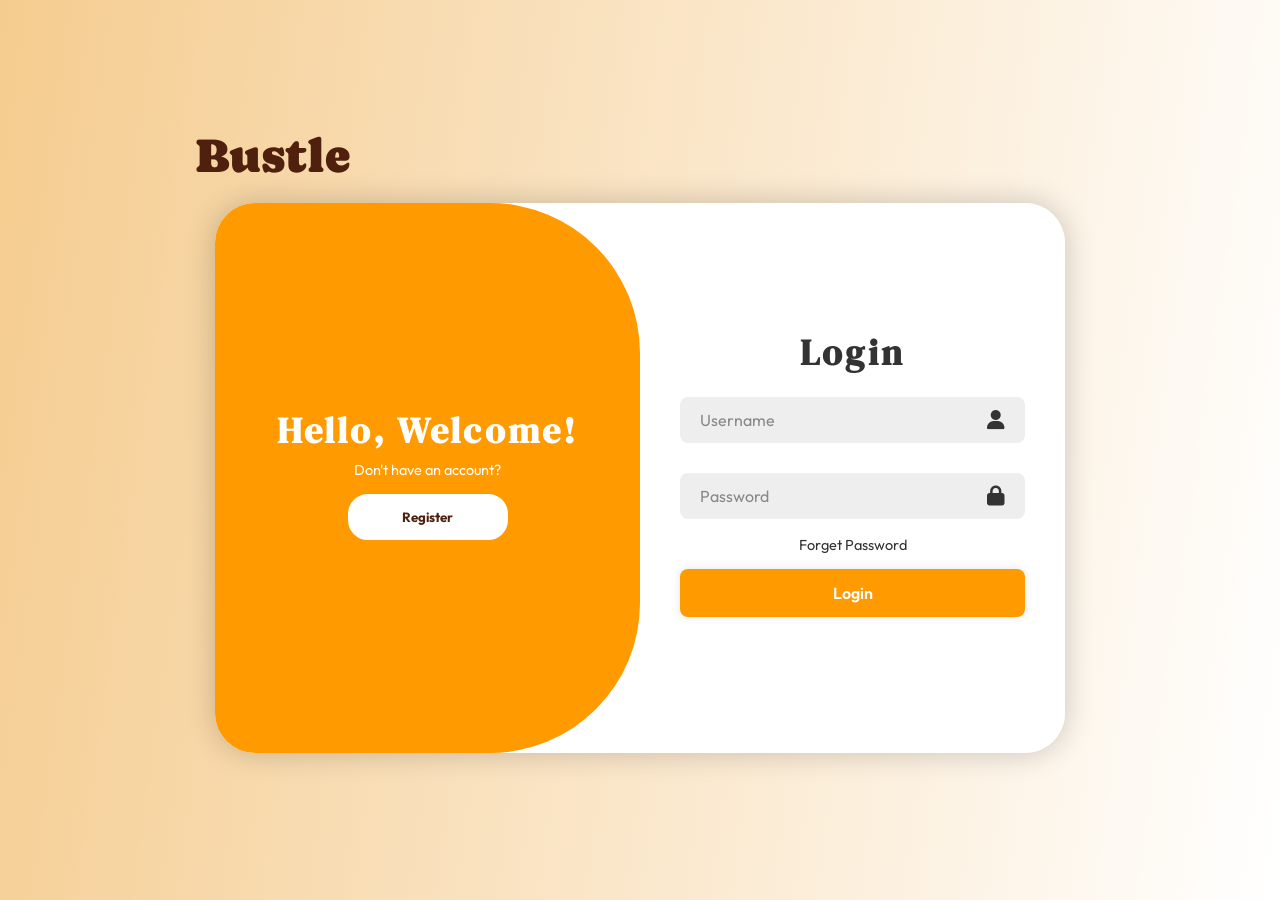
<file: login.html>
<!DOCTYPE html>
<html lang="en">
<head>
    <meta charset="UTF-8">
    <meta name="viewport" content="width=device-width, initial-scale=1.0">
    <title>Bustle</title>
    <link rel="stylesheet" href="register.css">
    <link rel="stylesheet" href="https://cdnjs.cloudflare.com/ajax/libs/font-awesome/6.6.0/css/all.min.css">
    <link rel="icon" type="image/x-icon" href="busFavicon.png">
    <script src="index.js" defer></script>
    <style>
       @import url('https://fonts.googleapis.com/css2?family=Caprasimo&family=DM+Serif+Display:ital@0;1&family=Outfit:wght@200&family=Ubuntu:ital,wght@0,300;0,400;0,500;0,700;1,300;1,400;1,500;1,700&display=swap');
    </style>
</head>
<body>
    <div id="loading-screen">
        <div class="loading"></div>
    </div>
        <section>
        <div class="Navigation">
            <div id="logo" class="hidden-text" data-anim="fade-up">
                <a href="index.php">Bustle</a>
            </div>
        </div>
        <div id="container" class="hidden-text" data-anim="fade-up">
            <div class="form-box loginBox">
                <form action="login.php" method="POST">
                    <h1>Login</h1>
                    <div class="inputBox">
                        <input type="text" name="username" placeholder="Username" required>
                        <i class="fa-solid fa-user"></i>
                    </div>
                    <div class="inputBox">
                        <input type="password" name="password" placeholder="Password" required>
                        <i class="fa-solid fa-lock"></i>
                    </div>
                    <div class="forgetPass">
                        <a href="#">Forget Password</a>
                    </div>
                    <button type="submit" class="submitBtn">Login</button>
                </form>
            </div>
            <div class="toggleBox">
                <div class="toggle-panel toggle-left">
                    <h1>Hello, Welcome!</h1>
                    <p>Don't have an account?</p>
                    <a href="Register.html"><button class="btn Registbtn">Register</button></a>
                </div>
            </div>
        </div>
    </section>
<style>
@import url('https://fonts.googleapis.com/css2?family=Caprasimo&family=DM+Serif+Display:ital@0;1&family=Outfit:wght@200&family=Ubuntu:ital,wght@0,300;0,400;0,500;0,700;1,300;1,400;1,500;1,700&display=swap');

@media (max-width: 768px) {
    body, html {
        width: 100%;
        margin: 0;
        padding: 0;
        overflow-x: hidden;
        font-family: 'Outfit', sans-serif;
    }

    section {
        display: flex;
        flex-direction: column; 
        align-items: center;
        justify-content: flex-start;
        width: 100%;
        min-height: 100vh;
        padding: 20px 0;
    }

    .Navigation {
        width: 100%;
        text-align: center;
        padding: 15px 0;
        background: transparent;
    }

    #logo a {
        font-size: 30px;
        font-family: 'Caprasimo', cursive;
        color: #FF9A00;
        text-decoration: none;
    }

    #container {
        width: 90%;
        max-width: 400px;
        display: flex;
        flex-direction: column;
        align-items: center;
        justify-content: flex-start;
        background: rgba(255,255,255,0.9);
        padding: 25px;
        border-radius: 16px;
        box-shadow: 0 4px 15px rgba(0,0,0,0.1);
        margin-top: 20px;
    }

    .form-box {
        width: 100%;
        margin-bottom: 20px;
    }

    .form-box h1 {
        text-align: center;
        font-size: 24px;
        margin-bottom: 20px;
        color: #000;
    }

    .inputBox {
        width: 100%;
        position: relative;
        margin-bottom: 18px;
    }

    .inputBox input {
        width: 100%;
        padding: 12px 40px 12px 15px;
        border: 1px solid #ccc;
        border-radius: 10px;
        outline: none;
        font-size: 15px;
    }

    .inputBox i {
        position: absolute;
        right: 15px;
        top: 50%;
        transform: translateY(-50%);
        color: #999;
    }

    .submitBtn {
        width: 100%;
        padding: 12px;
        border: none;
        background: #FF9A00;
        color: #fff;
        border-radius: 10px;
        font-size: 16px;
        cursor: pointer;
        transition: 0.3s;
    }

    .submitBtn:hover {
        background: #333;
    }

    p {
        text-align: center;
        font-size: 14px;
        margin-top: 10px;
        color: #333;
    }

    .socials {
        display: flex;
        justify-content: center;
        gap: 15px;
        margin-top: 10px;
    }

    .socials a {
        color: #000;
        font-size: 20px;
        transition: 0.3s;
    }

    .socials a:hover {
        opacity: 0.7;
    }

    .toggleBox,
    .toggleBox .toggle-panel {
        position: static !important; 
        transform: none !important;
        width: 100% !important;
        max-width: none !important;
        background: transparent !important;
        margin-top: 20px;
        padding: 0;
        text-align: center;
    }

    .toggleBox .toggle-panel h1,
    .toggleBox .toggle-panel p {
        color: #000;
        font-size: 18px;
        margin: 5px 0;
    }

    .toggleBox .toggle-panel .btn {
        width: 100%;
        max-width: 250px;
        background: #000;
        color: #fff;
        border-radius: 8px;
        border: none;
        padding: 10px 20px;
        font-size: 15px;
        cursor: pointer;
        margin-top: 10px;
    }

    .toggleBox .toggle-panel .btn:hover {
        background: #333;
    }
    

    #popupMessage {
        position: fixed;
        top: 15px;
        left: 50%;
        transform: translateX(-50%);
        background: #333;
        color: #fff;
        padding: 10px 20px;
        border-radius: 8px;
        opacity: 0;
        transition: opacity 0.4s ease;
        z-index: 1000;
        text-align: center;
    }

    #popupMessage.show {
        opacity: 1;
    }
}
</style>

<script>
const form = document.querySelector('form[action="login.php"]');

const popup = document.createElement('div');
popup.id = 'popupMessage';
document.body.appendChild(popup);

const style = document.createElement('style');
style.textContent = `
#popupMessage {
    position: fixed;
    top: 20px;
    right: 20px;
    padding: 15px 25px;
    background-color: #f44336;
    color: white;
    font-family: Arial, sans-serif;
    border-radius: 8px;
    box-shadow: 0 4px 8px rgba(0,0,0,0.2);
    z-index: 1000;
    display: none;
    opacity: 0;
    transition: all 0.5s ease;
}
#popupMessage.success { background-color: #4CAF50; }
#popupMessage.show { display: block; opacity: 1; }
`;
document.head.appendChild(style);

form.addEventListener('submit', async (e) => {
    e.preventDefault(); 

    const formData = new FormData(form);

    const res = await fetch('login.php', { method: 'POST', body: formData });
    const data = await res.json();

    popup.textContent = data.message;
    popup.className = '';
    popup.classList.add(data.status, 'show');

    setTimeout(() => {
        popup.classList.remove('show');

        if (data.status === 'success') {
            window.location.href = 'index.php';
        }
    }, 1500);
});
</script>
    </body>
</html>
</file>
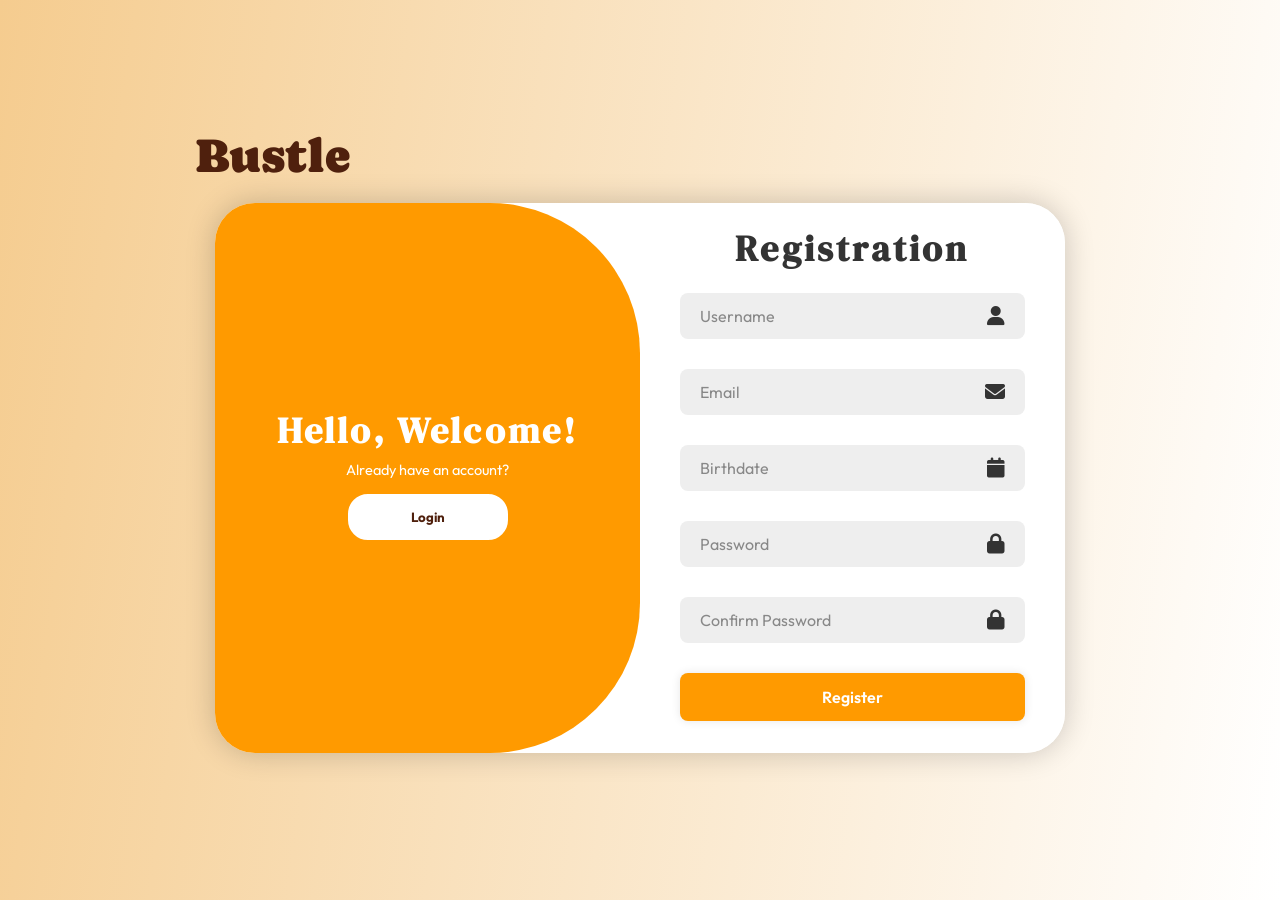
<file: Register.html>
<!DOCTYPE html>
<html lang="en">
<head>
<meta charset="UTF-8">
<meta name="viewport" content="width=device-width, initial-scale=1.0">
<title>Bustle</title>
<link rel="stylesheet" href="register.css">
<link rel="stylesheet" href="https://cdnjs.cloudflare.com/ajax/libs/font-awesome/6.6.0/css/all.min.css">
<link rel="icon" type="image/x-icon" href="busFavicon.png">
<script src="index.js" defer></script>
<style>
@import url('https://fonts.googleapis.com/css2?family=Caprasimo&family=DM+Serif+Display:ital@0;1&family=Outfit:wght@200&family=Ubuntu:ital,wght@0,300;0,400;0,500;0,700;1,300;1,400;1,500;1,700&display=swap');

@media (max-width: 768px) {
    body, html {
        width: 100%;
        margin: 0;
        padding: 0;
        overflow-x: hidden;
        font-family: 'Outfit', sans-serif;
    }

    section {
        display: flex;
        flex-direction: column; 
        align-items: center;
        justify-content: flex-start;
        width: 100%;
        min-height: 100vh;
        padding: 20px 0;
    }

    .Navigation {
        width: 100%;
        text-align: center;
        padding: 15px 0;
        background: transparent;
    }

    #logo a {
        font-size: 30px;
        font-family: 'Caprasimo', cursive;
        color: #FF9A00;
        text-decoration: none;
    }

    #container {
        width: 90%;
        max-width: 400px;
        display: flex;
        flex-direction: column;
        align-items: center;
        justify-content: flex-start;
        background: rgba(255,255,255,0.9);
        padding: 25px;
        border-radius: 16px;
        box-shadow: 0 4px 15px rgba(0,0,0,0.1);
        margin-top: 20px;
    }

    .form-box {
        width: 100%;
        margin-bottom: 20px;
    }

    .form-box h1 {
        text-align: center;
        font-size: 24px;
        margin-bottom: 20px;
        color: #000;
    }

    .inputBox {
        width: 100%;
        position: relative;
        margin-bottom: 18px;
    }

    .inputBox input {
        width: 100%;
        padding: 12px 40px 12px 15px;
        border: 1px solid #ccc;
        border-radius: 10px;
        outline: none;
        font-size: 15px;
    }

    .inputBox i {
        position: absolute;
        right: 15px;
        top: 50%;
        transform: translateY(-50%);
        color: #999;
    }

    .submitBtn {
        width: 100%;
        padding: 12px;
        border: none;
        background: #000;
        color: #fff;
        border-radius: 10px;
        font-size: 16px;
        cursor: pointer;
        transition: 0.3s;
    }

    .submitBtn:hover {
        background: #333;
    }

    p {
        text-align: center;
        font-size: 14px;
        margin-top: 10px;
        color: #333;
    }

    .socials {
        display: flex;
        justify-content: center;
        gap: 15px;
        margin-top: 10px;
    }

    .socials a {
        color: #000;
        font-size: 20px;
        transition: 0.3s;
    }

    .socials a:hover {
        opacity: 0.7;
    }

    .toggleBox,
    .toggleBox .toggle-panel {
        position: static !important; 
        transform: none !important;
        width: 100% !important;
        max-width: none !important;
        background: transparent !important;
        margin-top: 20px;
        padding: 0;
        text-align: center;
    }

    .toggleBox .toggle-panel h1,
    .toggleBox .toggle-panel p {
        color: #000;
        font-size: 18px;
        margin: 5px 0;
    }

    .toggleBox .toggle-panel .btn {
        width: 100%;
        max-width: 250px;
        background: #000;
        color: #fff;
        border-radius: 8px;
        border: none;
        padding: 10px 20px;
        font-size: 15px;
        cursor: pointer;
        margin-top: 10px;
    }

    .toggleBox .toggle-panel .btn:hover {
        background: #333;
    }
    

    #popupMessage {
        position: fixed;
        top: 15px;
        left: 50%;
        transform: translateX(-50%);
        background: #333;
        color: #fff;
        padding: 10px 20px;
        border-radius: 8px;
        opacity: 0;
        transition: opacity 0.4s ease;
        z-index: 1000;
        text-align: center;
    }

    #popupMessage.show {
        opacity: 1;
    }
}
</style>
</head>
<body>
<div id="loading-screen">
    <div class="loading"></div>
</div>

<section>
    <div class="Navigation">
        <div id="logo" class="hidden-text" data-anim="fade-up">
            <a href="index.php">Bustle</a>
        </div>
    </div>

    <div id="container" class="hidden-text" data-anim="fade-up">
        <div class="form-box loginBox">
            <form action="register.php" method="POST">
                <h1>Registration</h1>
                <div class="inputBox">
                    <input type="text" name="username" placeholder="Username" required>
                    <i class="fa-solid fa-user"></i>
                </div>
                <div class="inputBox">
                    <input type="email" name="email" placeholder="Email" required>
                    <i class="fa-solid fa-envelope"></i>
                </div>
                <div class="inputBox">
                    <input type="text" name="birthdate" placeholder="Birthdate" onfocus="(this.type='date')" onblur="(this.type='text')" required>
                    <i class="fa-solid fa-calendar"></i>
                </div>
            
                <div class="inputBox">
                    <input type="password" name="password" placeholder="Password" required>
                    <i class="fa-solid fa-lock"></i>
                </div>
                
                <div class="inputBox">
                    <input type="password" name="confirm_password" placeholder="Confirm Password" required>
                    <i class="fa-solid fa-lock"></i>
                </div>

                <button type="submit" class="submitBtn">Register</button>
                </form>
        </div>

        <div class="toggleBox">
            <div class="toggle-panel toggle-left">
                <h1>Hello, Welcome!</h1>
                <p>Already have an account?</p>
                <a href="login.html"><button class="btn Registbtn">Login</button></a>
            </div>
        </div>
    </div>
</section>

<script>
const form = document.querySelector('form[action="register.php"]');
const popup = document.createElement('div');
popup.id = 'popupMessage';
document.body.appendChild(popup);

form.addEventListener('submit', async (e) => {
    e.preventDefault();

    function showError(message) {
        popup.textContent = message;
        popup.className = '';
        popup.classList.add('error', 'show'); 
        setTimeout(() => {
            popup.classList.remove('show');
        }, 3000);
    }

    const birthdateInput = form.querySelector('input[name="birthdate"]').value;
    if (birthdateInput) {
        const birthDate = new Date(birthdateInput);
        const today = new Date();
        today.setHours(0, 0, 0, 0); 

        if (birthDate > today) {
            showError("Birthdate cannot be in the future!");
            return;
        }

        const minDate = new Date('1900-01-01');
        if (birthDate < minDate) {
            showError("Please enter a valid birth year (after 1900).");
            return;
        }

        let age = today.getFullYear() - birthDate.getFullYear();
        const m = today.getMonth() - birthDate.getMonth();
        if (m < 0 || (m === 0 && today.getDate() < birthDate.getDate())) {
            age--;
        }

        if (age < 5) {
            showError("You must be at least 5 years old to register.");
            return;
        }
    }

    const password = form.querySelector('input[name="password"]').value;
    const confirmPassword = form.querySelector('input[name="confirm_password"]').value;

    if (password !== confirmPassword) {
        showError("Passwords do not match!");
        return; 
    }

    const formData = new FormData(form);
    const response = await fetch('register.php', { method: 'POST', body: formData });
    const data = await response.json();
    
    popup.textContent = data.message;
    popup.className = '';
    popup.classList.add(data.status, 'show');
    
    setTimeout(() => {
        popup.classList.remove('show');
        if (data.status === 'success') window.location.href = 'index.php';
    }, 1500);
    
    if (data.status === 'success') form.reset();
});
</script>
</body>
</html>
</file>
<file: register.css>
@import url('https://fonts.googleapis.com/css2?family=Caprasimo&family=DM+Serif+Display:ital@0;1&family=Outfit:wght@200&family=Ubuntu:ital,wght@0,300;0,400;0,500;0,700;1,300;1,400;1,500;1,700&display=swap');
body{
    background: white;
    display: flex;
    justify-content: center;
    align-items: center;
    min-height: 100vh;
    background: linear-gradient(98deg, #f5cc8f, white);
}

#logo a {
    font-family: Caprasimo;
    font-size: 3rem;
    color:#4F200D;
}

* {
    font-family: Outfit;
    margin: 0;
    padding: 0;
    box-sizing: border-box;
    text-decoration: none;
    list-style: none;
}

hr {
    width: 100%;
    max-width: 90rem;
    height: 3px;
    background-color:#4F200D;
}

#loading-screen {
  position: fixed;
  top: 0;
  left: 0;
  width: 100%;
  height: 100%;
  background-color: white;
  display: flex;
  align-items: center;
  justify-content: center;
  z-index: 9999;
  transition: opacity 0.5s ease, visibility 0.5s ease;
}

#loading-screen.hidden {
  opacity: 0;
  visibility: hidden;
}

.loading {
  height: 50px;
  width: 50px;
  border: 5px solid #9c7667;
  border-radius: 50px;
  box-shadow: 0 0 8px #4F200D, 0 0 8px #4F200D inset;
  animation: loading 2s ease-in-out infinite;
}

@keyframes loading {
    0%{
        transform: rotateX(0) rotateY(0) rotateZ(0);
    }
    33%{    
        transform: rotateX(180deg) rotateY(0) rotateZ(0);
    }
    67%{
        transform: rotateX(180deg) rotateY(180deg) rotateZ(0);
    }
    100% {
        transform: rotateX(180deg) rotateY(180deg) rotateZ(180deg);
    }
}

@keyframes fadeUp {
  0% {
    opacity: 0;
    transform: translateY(30px);
  }
  100% {
    opacity: 1;
    transform: translateY(0);
  }
}

@keyframes fadeLeft {
  0% {
    opacity: 0;
    transform: translateX(-40px);
  }
  100% {
    opacity: 1;
    transform: translateX(0);
  }
}

@keyframes fadeRight {
  0% {
    opacity: 0;
    transform: translateX(40px);
  }
  100% {
    opacity: 1;
    transform: translateX(0);
  }
}

.hidden-text {
  opacity: 0;
  transform: translateY(20px);
}

.fade-up {
  animation: fadeUp 0.8s ease-out forwards;
}

.fade-left {
  animation: fadeLeft 0.8s ease-out forwards;
}

.fade-right {
  animation: fadeRight 0.8s ease-out forwards;
}

#container{
    position: relative;
    width: 850px;
    height: 550px;
    background: #fff;
    margin: 20px;
    border-radius: 40px;
    box-shadow: 0 0 30px rgba(0, 0, 0, 0.2);
    overflow: hidden;
}

#container h1 {
    font-family: DM Serif Display;
    letter-spacing: .2rem;
    font-size: 36px;
    margin: -10px 0;
}

#container p {
    font-size: 14.5px;
    margin: 15px 0;
}

form {
    width: 100%;
}

.form-box {
    position: absolute;
    right: 0;
    width: 50%;
    height: 100%;
    background: #fff;
    display: flex;
    align-items: center;
    text-align: center;
    color: #333;
    padding: 40px;
    z-index: 1;
    transition: 0.6s ease-in-out 1.2s, visibility 0s 1s;
}

.container.active .form-box {
    right: 50%;
}

.form-box.registerBox{
    visibility: hidden;
}

.container.active .form-box.register{
    visibility: visible;
}

.inputBox{
    position: relative;
    margin: 30px 0;
}

.inputBox input {
    width: 100%;
    padding: 13px 50px 13px 20px;
    background: #eee;
    border-radius: 8px;
    border: none;
    outline: none;
    font-size: 16px;
    color: #333;
    font-weight: 500;
}

.inputBox input::placeholder{
    color: #888;
    font-weight: 400;
}

.inputBox i {
    position: absolute;
    right: 20px;
    top: 50%;
    transform: translateY(-50%);
    font-size: 20px;
}

.forgetPass {
    margin: -15px 0 15px;
}

.forgetPass a {
    font-size: 14.5px;
    color: #333;
}

.submitBtn {
    width: 100%;
    height: 48px;
    background: #FF9A00;
    border-radius: 8px;
    box-shadow: 0 0 10px rgba(0, 0, 0, 0.1);
    border: none;
    outline: none;
    cursor: pointer;
    font-size: 16px;
    color: #fff;
    font-weight: 600;
}

.socials{
    display: flex;
    justify-content: center;
}

.socials a {
    display: inline-flex;
    padding: 10px;
    border: 2px solid #ccc;
    font-size: 24px;
    color: #333;
    margin: 0 8px;
}

.toggleBox {
    position: absolute;
    width: 100%;
    height: 100%;
}

.toggleBox::before {
    content: '';
    position: absolute;
    left: -250%;
    width: 300%;
    height: 100%;
    background: #FF9A00;
    border-radius: 150px;
    z-index: 2;
    transition: 1.8s ease-in-out;
}

.container.active .toggleBox::before {
    left: 50%;
}

.toggle-panel {
    position: absolute;
    width: 50%;
    height: 100%;
    color: #fff;
    display: flex;
    flex-direction: column;
    justify-content: center;
    align-items: center;
    z-index: 2;
    transition: 0.6s ease-in-out;
}

.toggle-panel.toggle-left {
    left: 0;
    transition-delay: 1.2s;
}

.container.active .toggle-panel.toggle-left{
    left: -50;
    transition-delay: 0.6s;
}

.toggle-panel.toggle-right{
    right: -50%;
    transition-delay: 0.6s;
}

.container.active .toggle-panel.toggle-right{
    right: 0;
    transition-delay: 1.2s;
}

.toggle-pane p {
    margin-bottom: 20px;
}

.toggle-panel .btn{
    width: 160px;
    height: 46px;
    background: #fff;
    border: 2px solid #fff;
    border-radius: 20px;
    box-shadow: none;
    color: #4F200D;
    font-weight: bold;
    transition: 0.3s ease;
}


.toggle-panel .btn:hover{
    cursor: pointer;
    border: 2px solid #dddddd;
    background: #dddddd;
    color: #5e2610;
    transition: 0.3s ease;
}

#popupMessage {
    position: fixed;
    top: 20px;
    right: 20px;
    padding: 15px 25px;
    background-color: #f44336;
    color: white;
    font-family: Arial, sans-serif;
    border-radius: 8px;
    box-shadow: 0 4px 8px rgba(0,0,0,0.2);
    z-index: 1000;
    display: none;
    opacity: 0;
    transition: all 0.5s ease;
}

#popupMessage.success { background-color: #4CAF50; }
#popupMessage.error { background-color: #f44336; } 
#popupMessage.show {
    display: block;
    opacity: 1;
}

input[type="date"] {
    -webkit-appearance: none; 
    appearance: none;
    display: block;
    
    background-color: #eee;
    border-radius: 8px;
    border: none;
    outline: none;
    
    font-family: 'Outfit', sans-serif;
    font-size: 16px;
    color: #333;
    font-weight: 500;
    
    width: 100%;
    padding: 13px 50px 13px 20px; 
    min-height: 45px;
}

@media (max-width: 768px) {
    #container {
        width: 90% !important;
        height: auto !important;
        min-height: 500px;
    }

    .form-box {
        position: relative !important;
        width: 100% !important;
        height: auto !important;
        right: 0 !important;
        padding: 20px !important;
        margin-bottom: 20px;
        z-index: 1;
    }

    .toggleBox,
    .toggle-panel,
    .toggle-panel.toggle-left,
    .toggle-panel.toggle-right {
        position: relative !important;
        width: 100% !important;
        height: auto !important;
        top: auto !important;
        left: auto !important;
        right: auto !important;
        transform: none !important;
        background: transparent !important;
        z-index: auto !important;
        display: flex;
        flex-direction: column;
        align-items: center;
        justify-content: center;
        padding: 20px 0;
        margin-top: 20px;
    }

    .toggleBox::before {
        display: none !important;
    }

    .toggle-panel .btn {
        width: 100% !important;
        max-width: 250px !important;
        background-color: #FF9A00 !important; 
        color: #fff !important;               
        text-align: center !important;
        border: none !important;
        margin: 30 auto !important;           
        cursor: pointer;
        transition: background-color 0.3s ease, transform 0.3s ease, box-shadow 0.3s ease;
    }

    .toggle-panel .btn:hover {
        background-color: #e68a00 !important; 
        color: #fff !important;
    }

    .toggle-panel h1,
    .toggle-panel p {
        color: #4F200D !important;
        text-align: center !important;
    }
}
</file>
